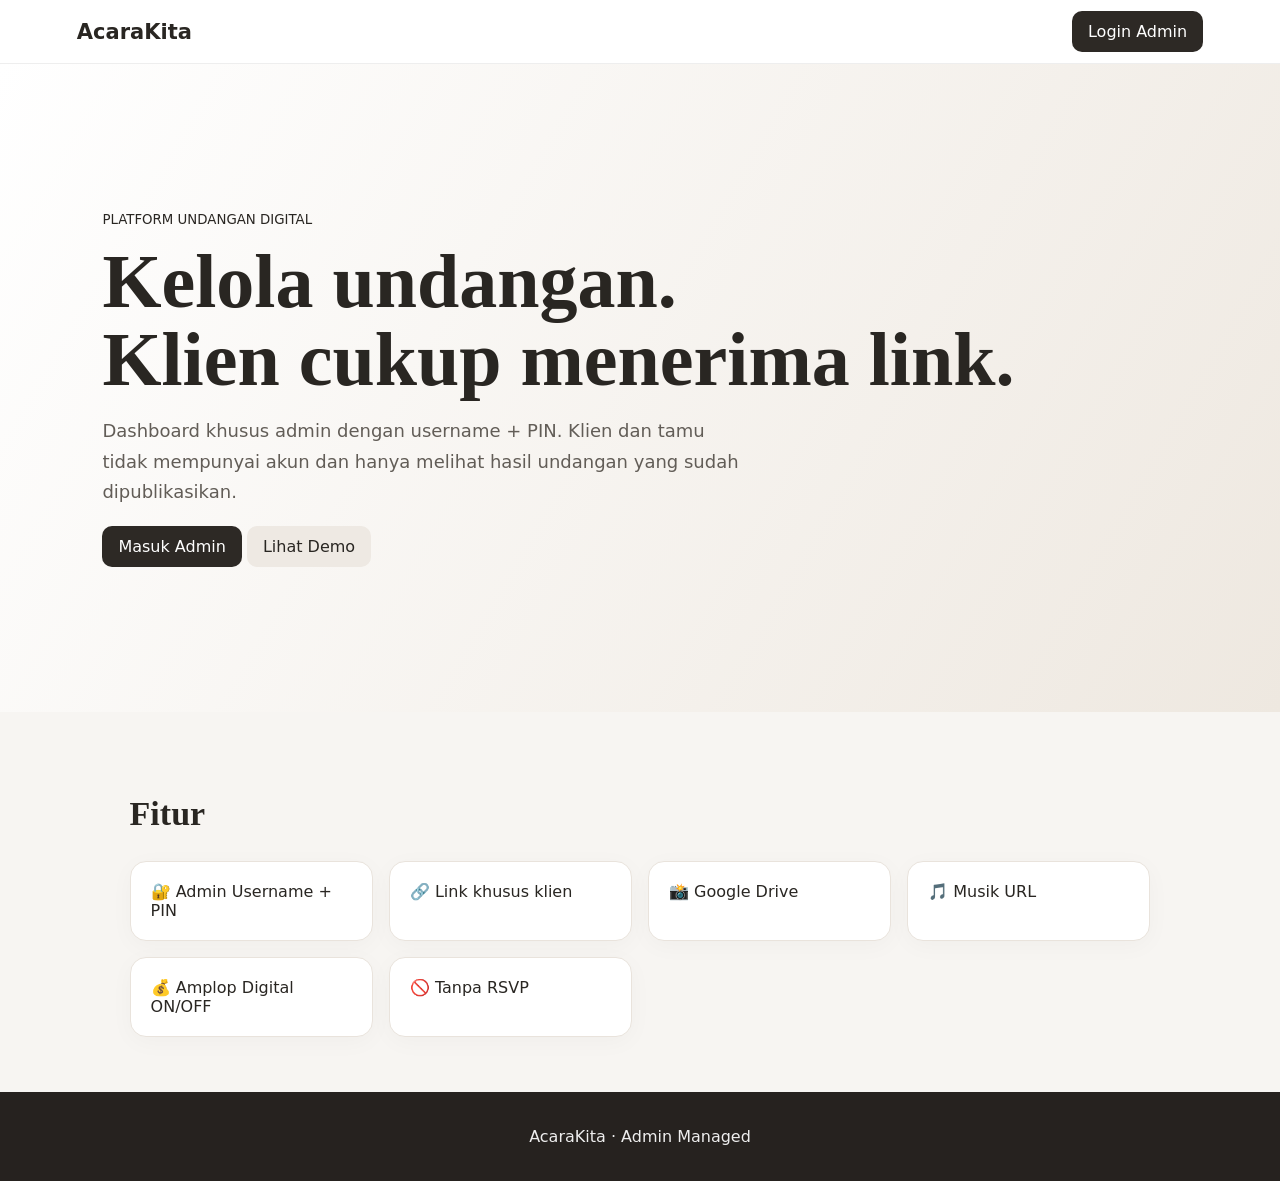
<file: index.html>
<!doctype html>
<html lang="id"><head><meta charset="utf-8"><meta name="viewport" content="width=device-width,initial-scale=1">
<title>AcaraKita — Undangan Digital Gratis</title><link rel="stylesheet" href="style.css"></head>
<body><div id="app"></div><script src="app.js"></script></body></html>
</file>
<file: style.css>
*{box-sizing:border-box}body{margin:0;font-family:Inter,system-ui,-apple-system,Segoe UI,sans-serif;background:#f7f5f2;color:#292622}button,input,textarea,select{font:inherit}.nav{height:64px;padding:0 6%;display:flex;align-items:center;justify-content:space-between;background:#fff;border-bottom:1px solid #eee;position:sticky;top:0;z-index:50}.brand{font-weight:800;font-size:21px}.hero{min-height:72vh;padding:90px 8%;display:flex;align-items:center;background:linear-gradient(120deg,#fff,#eee8e0)}.hero h1{font:700 clamp(42px,7vw,76px)/1.02 Georgia,serif;margin:15px 0}.hero p{max-width:650px;font-size:18px;line-height:1.7;color:#625d57}.btn{border:0;border-radius:10px;background:#2d2925;color:#fff;padding:11px 16px;cursor:pointer;text-decoration:none;display:inline-block}.btn.light{background:#eee9e3;color:#292622}.btn.danger{background:#9d3030}.section{padding:55px 7%;max-width:1200px;margin:auto}.section h2{font:700 34px Georgia,serif}.cards{display:grid;grid-template-columns:repeat(auto-fit,minmax(230px,1fr));gap:16px}.card,.panel{background:#fff;border:1px solid #e9e3dc;border-radius:16px;padding:20px;box-shadow:0 5px 25px #00000008}.toolbar{display:flex;justify-content:space-between;gap:20px;align-items:center;margin-bottom:24px}.hint{color:#777;font-size:13px}.center{text-align:center}.footer{padding:35px;text-align:center;background:#26221f;color:#eee}.formgrid{display:grid;grid-template-columns:repeat(2,minmax(0,1fr));gap:14px}.field{display:flex;flex-direction:column;gap:7px;font-size:13px}.field.full{grid-column:1/-1}.field input,.field textarea,.field select,.auth input{padding:11px;border:1px solid #ddd4ca;border-radius:9px;background:#fff}.field textarea{min-height:100px}.editor{max-width:1100px;margin:auto;padding:28px 5%;display:grid;gap:16px}.switchrow{display:flex;justify-content:space-between;align-items:center;padding:10px 0;border-bottom:1px solid #eee}.switch{position:relative;width:48px;height:27px}.switch input{display:none}.slider{position:absolute;inset:0;background:#ccc;border-radius:30px}.slider:before{content:"";position:absolute;width:21px;height:21px;left:3px;top:3px;background:white;border-radius:50%;transition:.2s}.switch input:checked+.slider{background:#2d2925}.switch input:checked+.slider:before{transform:translateX(21px)}.authwrap{min-height:100vh;display:grid;place-items:center;padding:25px;background:linear-gradient(135deg,#f8f4ef,#ebe4dc)}.auth{width:min(430px,100%);background:#fff;padding:30px;border-radius:20px;box-shadow:0 20px 70px #0002}.auth h1{font:700 38px Georgia,serif;margin-top:0}.auth label{display:block;margin:13px 0}.auth .btn{width:100%;margin-top:10px}.error{background:#fff0f0;color:#9d3030;padding:10px;border-radius:8px;margin:10px 0}.cover{min-height:88vh;background-size:cover;background-position:center;display:grid;place-items:center;text-align:center;color:#fff;padding:30px}.coverbox{max-width:750px}.cover h1{font:700 clamp(48px,8vw,90px)/1.05 Georgia,serif;margin:15px 0}.preview.theme-minimal .cover{filter:saturate(.75)}.preview.theme-romantic .cover h1{font-style:italic}.couple{display:grid;grid-template-columns:repeat(2,1fr);gap:25px;text-align:center}.couple img{width:180px;height:180px;border-radius:50%;object-fit:cover}.eventgrid{display:grid;grid-template-columns:repeat(2,1fr);gap:18px}.gallery{display:grid;grid-template-columns:repeat(auto-fit,minmax(180px,1fr));gap:12px}.gallery img{width:100%;height:220px;object-fit:cover;border-radius:12px}.timeline{display:grid;gap:12px}.count{display:grid;grid-template-columns:repeat(4,1fr);gap:10px}.count b{font-size:30px;display:block}@media(max-width:700px){.formgrid,.couple,.eventgrid{grid-template-columns:1fr}.field.full{grid-column:auto}.count{grid-template-columns:repeat(2,1fr)}.toolbar{align-items:flex-start;flex-direction:column}.hero{padding:70px 7%}.nav{padding:0 4%}}
.admin-shell{min-height:100vh;background:#f6f3ef}.side{position:fixed;left:0;top:0;bottom:0;width:235px;background:#292622;color:#fff;padding:25px 16px;z-index:60}.side .brand{padding:0 10px 30px}.side button{width:100%;text-align:left;background:transparent;color:#ddd;border:0;padding:12px;border-radius:9px;cursor:pointer;margin:3px 0}.side button:hover{background:#ffffff12;color:#fff}.mainadmin{margin-left:235px;padding:30px;max-width:1450px}.stats{display:grid;grid-template-columns:repeat(4,1fr);gap:15px;margin:20px 0}.stat{background:#fff;border:1px solid #e7e0d8;border-radius:15px;padding:20px}.stat b{font-size:32px}.searchbar{display:flex;gap:10px;margin-bottom:15px}.searchbar input{flex:1;padding:12px;border:1px solid #ddd4ca;border-radius:9px}.invitecard{display:grid;grid-template-columns:90px 1fr auto;gap:18px;align-items:center;background:#fff;border:1px solid #e7e0d8;border-radius:15px;padding:15px;margin-bottom:12px}.thumb{width:90px;height:90px;border-radius:11px;background-size:cover;background-position:center}.badge{display:inline-block;padding:5px 9px;border-radius:20px;font-size:12px;background:#eee9e3}.badge.on{background:#e4f3e6;color:#286b31}.actions{display:flex;gap:7px;flex-wrap:wrap;justify-content:flex-end}.sectiontitle{display:flex;justify-content:space-between;align-items:center}.editorhead{position:sticky;top:64px;z-index:40;background:#fff;border-bottom:1px solid #eee;padding:12px 5%;display:flex;justify-content:space-between;align-items:center}.tabs{display:flex;gap:6px;overflow:auto}.tabs button{border:0;background:#eee9e3;padding:9px 13px;border-radius:9px;cursor:pointer}.tabs button.active{background:#292622;color:#fff}.helpbox{background:#f4f0eb;border-radius:10px;padding:12px;font-size:13px}.clientlink{display:flex;gap:8px}.clientlink input{flex:1;padding:10px;border:1px solid #ddd;border-radius:8px}@media(max-width:850px){.side{position:static;width:auto;height:auto;display:flex;align-items:center;gap:5px;padding:10px}.side .brand{padding:0;margin-right:auto}.side button{width:auto}.mainadmin{margin-left:0;padding:18px}.stats{grid-template-columns:repeat(2,1fr)}.invitecard{grid-template-columns:65px 1fr}.thumb{width:65px;height:65px}.invitecard .actions{grid-column:1/-1;justify-content:flex-start}}
</file>
